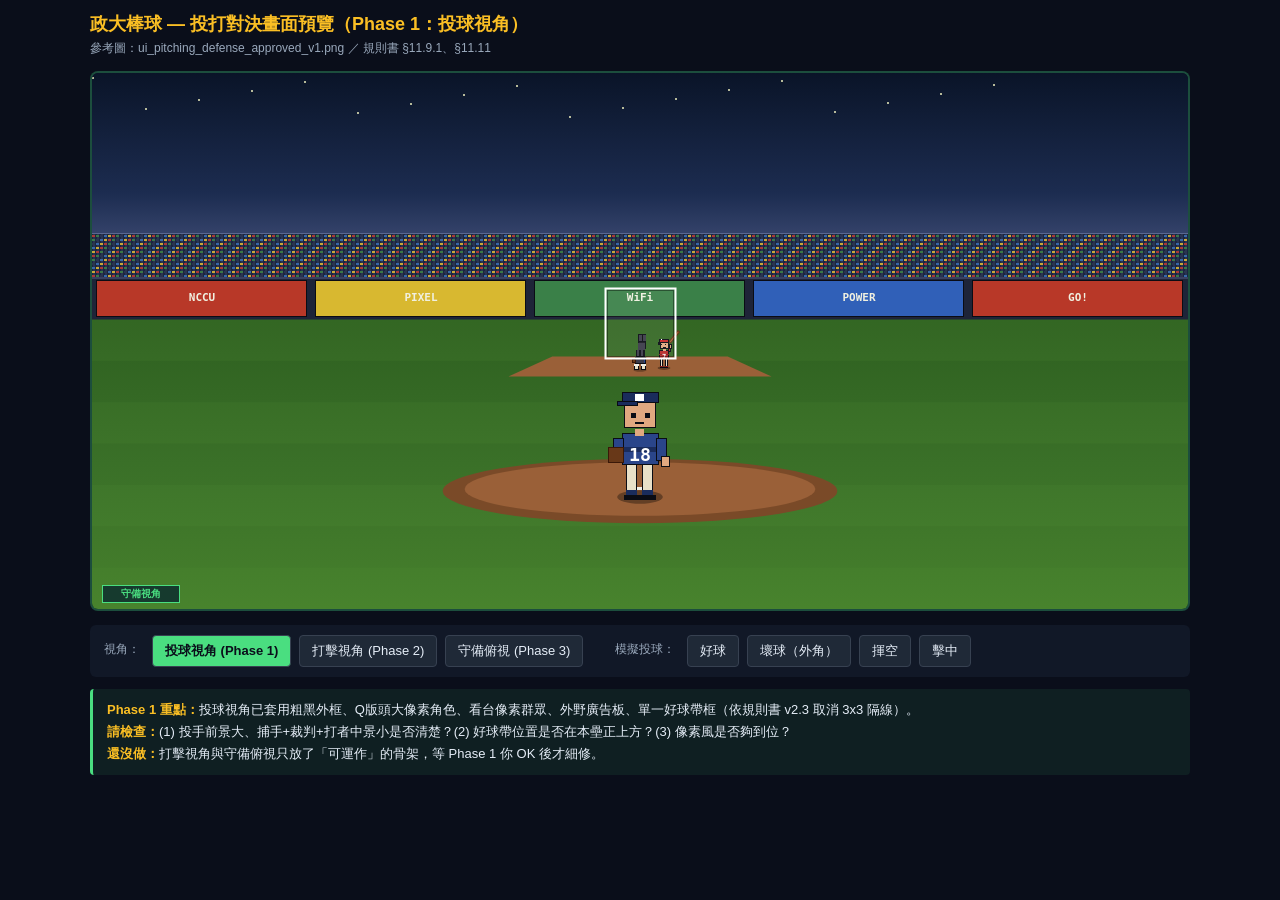
<file: preview.html>
<!DOCTYPE html>
<html lang="zh-Hant">
<head>
<meta charset="UTF-8">
<title>政大棒球 — 投球視角預覽 (Phase 1)</title>
<style>
  * { box-sizing: border-box; }
  body {
    margin: 0;
    padding: 12px;
    background: #0a0e1a;
    color: #e5edf7;
    font-family: "Noto Sans TC", "Microsoft JhengHei", sans-serif;
    min-height: 100vh;
  }
  .wrap {
    max-width: 1100px;
    margin: 0 auto;
  }
  h1 {
    font-size: 18px;
    margin: 0 0 4px;
    color: #fbbf24;
  }
  .sub {
    font-size: 12px;
    color: #9aa9bc;
    margin-bottom: 14px;
  }
  .canvas-box {
    position: relative;
    width: 100%;
    height: 540px;
    background: #08101f;
    border: 2px solid rgba(74,222,128,0.3);
    border-radius: 8px;
    overflow: hidden;
  }
  canvas {
    display: block;
    width: 100%;
    height: 100%;
    image-rendering: pixelated;
    image-rendering: crisp-edges;
  }
  .controls {
    display: flex;
    flex-wrap: wrap;
    gap: 8px;
    margin-top: 14px;
    padding: 10px;
    background: #111827;
    border-radius: 6px;
  }
  .controls button, .controls select {
    padding: 6px 12px;
    background: #1f2937;
    color: #e5edf7;
    border: 1px solid #374151;
    border-radius: 4px;
    cursor: pointer;
    font-size: 13px;
  }
  .controls button:hover { background: #2a3441; }
  .controls .active { background: #4ade80; color: #0a0e1a; font-weight: 700; }
  .label { color: #9aa9bc; font-size: 12px; padding: 6px 4px; }
  .note {
    margin-top: 12px;
    padding: 10px 14px;
    background: rgba(74,222,128,0.08);
    border-left: 3px solid #4ade80;
    border-radius: 4px;
    font-size: 13px;
    line-height: 1.7;
  }
  .note b { color: #fbbf24; }
</style>
</head>
<body>
<div class="wrap">
  <h1>政大棒球 — 投打對決畫面預覽（Phase 1：投球視角）</h1>
  <div class="sub">參考圖：ui_pitching_defense_approved_v1.png ／ 規則書 §11.9.1、§11.11</div>

  <div class="canvas-box">
    <div id="battle-canvas-container" style="position:absolute;inset:0;"></div>
  </div>

  <div class="controls">
    <span class="label">視角：</span>
    <button data-view="pitching" class="active">投球視角 (Phase 1)</button>
    <button data-view="batting">打擊視角 (Phase 2)</button>
    <button data-view="fielding">守備俯視 (Phase 3)</button>

    <span class="label" style="margin-left: 20px;">模擬投球：</span>
    <button data-pitch="strike">好球</button>
    <button data-pitch="ball">壞球（外角）</button>
    <button data-pitch="swing_miss">揮空</button>
    <button data-pitch="in_play">擊中</button>
  </div>

  <div class="note">
    <b>Phase 1 重點：</b>投球視角已套用粗黑外框、Q版頭大像素角色、看台像素群眾、外野廣告板、單一好球帶框（依規則書 v2.3 取消 3x3 隔線）。<br>
    <b>請檢查：</b>(1) 投手前景大、捕手+裁判+打者中景小是否清楚？(2) 好球帶位置是否在本壘正上方？(3) 像素風是否夠到位？<br>
    <b>還沒做：</b>打擊視角與守備俯視只放了「可運作」的骨架，等 Phase 1 你 OK 後才細修。
  </div>
</div>

<script>
// ── Mock 一個簡化的 game 物件 ──
const mockGame = {
  currentHalf: 'top',
  pitcher: { uniformNo: 18, name: '陳冠廷' },
  batter:  { uniformNo: 7,  name: '陳晨威' },
  lastPitchContext: null,
  lastInPlayContext: null,
  updateUI: function(){}, // BattleScene 會 hook 這個
  getCurrentMatchup: function() { return { pitcher: this.pitcher, batter: this.batter }; }
};
</script>

<!-- 直接 inline battle-scene.js -->
<script src="./battle-scene.js"></script>

<script>
// ── 啟動 BattleScene ──
const scene = new BattleScene();
scene.attach('battle-canvas-container', mockGame);

// ── 視角切換按鈕 ──
document.querySelectorAll('[data-view]').forEach(btn => {
  btn.onclick = () => {
    document.querySelectorAll('[data-view]').forEach(b => b.classList.remove('active'));
    btn.classList.add('active');
    scene._view = btn.dataset.view;
    scene._draw();
  };
});

// ── 模擬投球 ──
document.querySelectorAll('[data-pitch]').forEach(btn => {
  btn.onclick = () => {
    const kind = btn.dataset.pitch;
    let ctx;
    if (kind === 'strike') {
      ctx = { pitchOutcome: 'called_strike', isStrike: true, didSwing: false,
              finalPosition: { x: 5, y: -3 } };
    } else if (kind === 'ball') {
      ctx = { pitchOutcome: 'ball', isStrike: false, didSwing: false,
              finalPosition: { x: -35, y: 10 } };
    } else if (kind === 'swing_miss') {
      ctx = { pitchOutcome: 'swing_miss', isStrike: true, didSwing: true,
              finalPosition: { x: -10, y: -15 } };
    } else if (kind === 'in_play') {
      ctx = { pitchOutcome: 'in_play', isStrike: true, didSwing: true,
              finalPosition: { x: 0, y: 0 } };
    }
    mockGame.lastPitchContext = ctx;
    scene._lastCtx = null; // force re-detect
    scene._onGameUpdate();
  };
});
</script>
</body>
</html>
</file>
